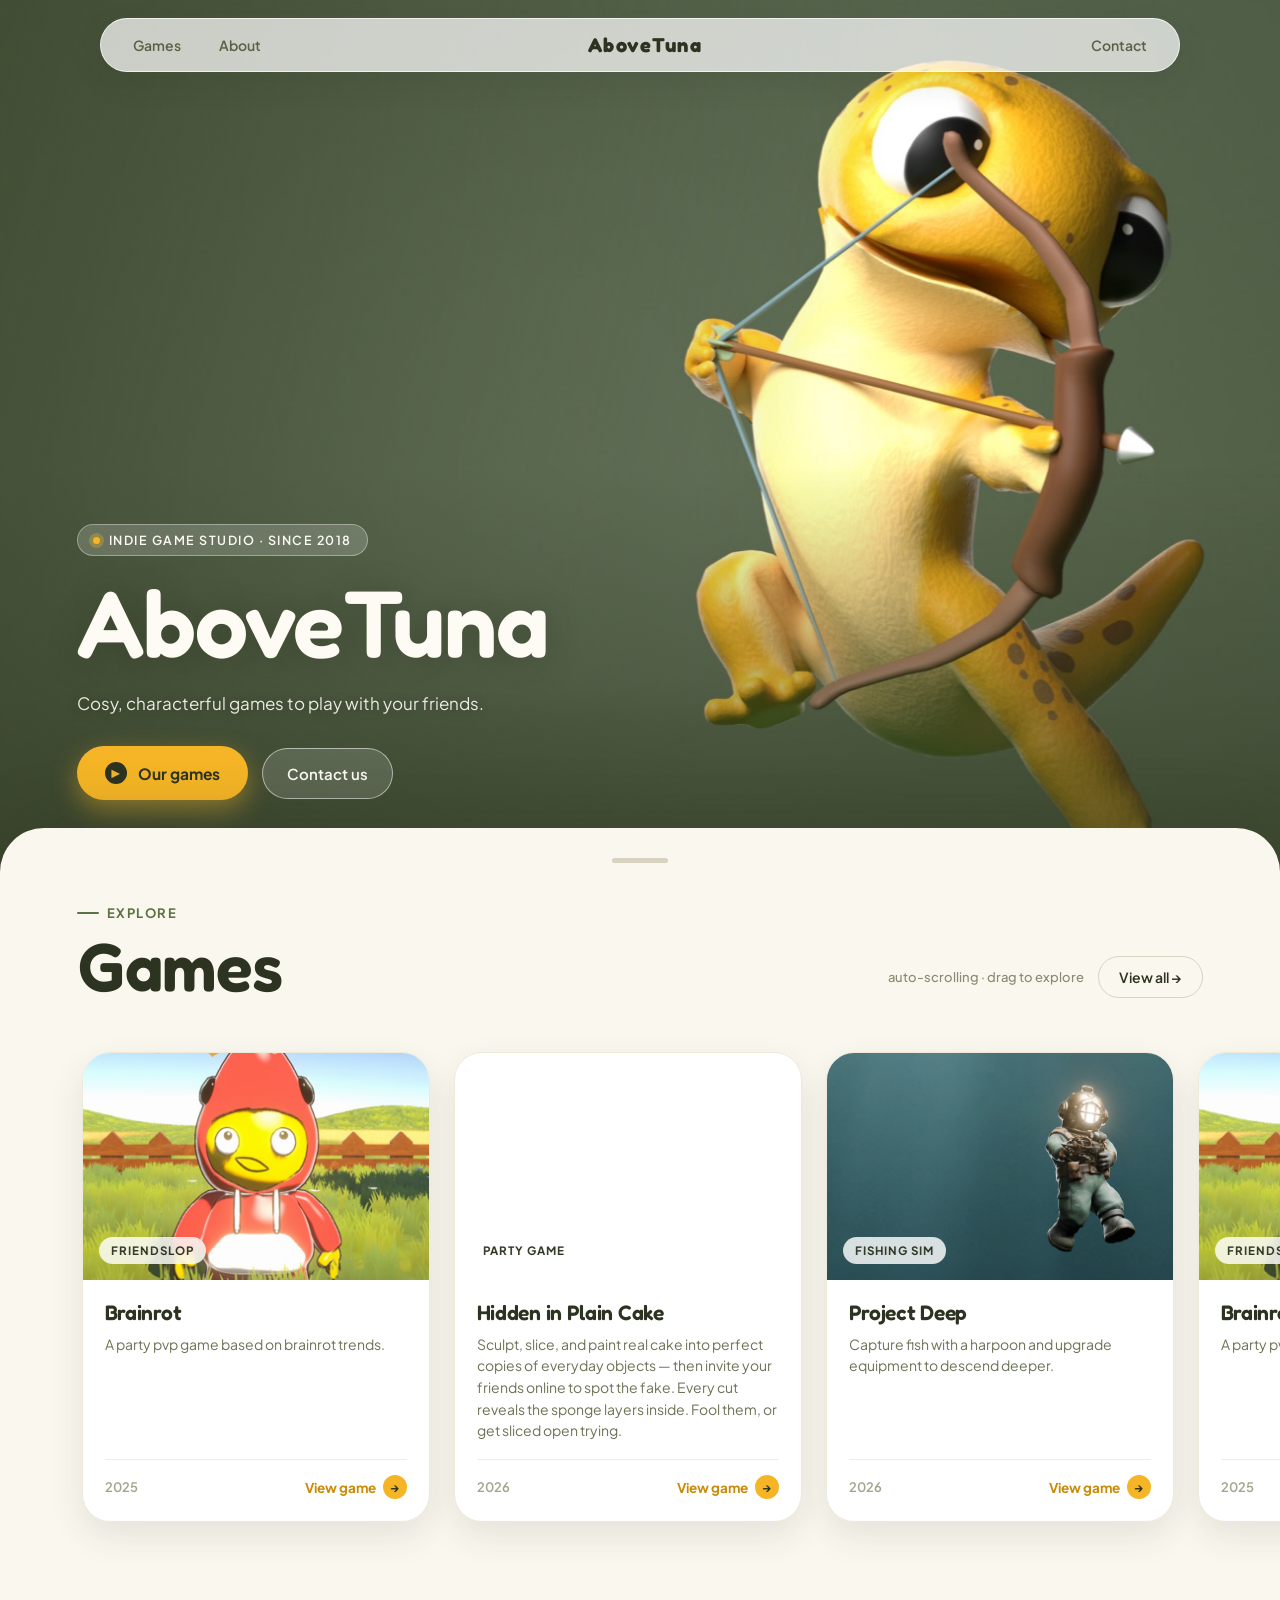
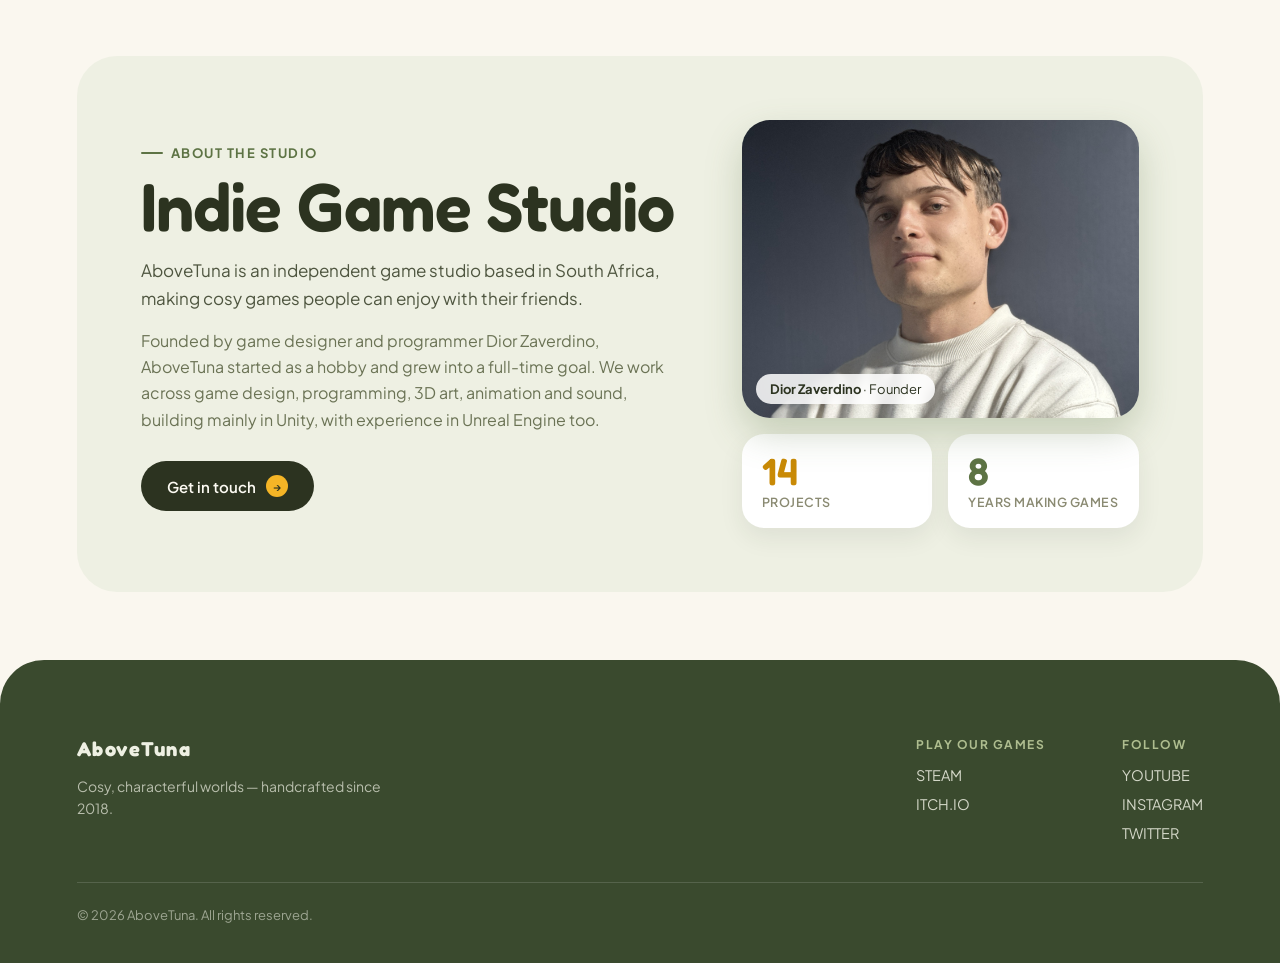
<file: index.html>
<!DOCTYPE html>
<html lang="en">

<head>
  <meta charset="utf-8">
  <meta name="viewport" content="width=device-width, initial-scale=1">
  <title>AboveTuna — Indie Game Studio</title>
  <meta name="description" content="AboveTuna is an independent game studio from South Africa, making cosy, characterful games to play with friends.">

  <link rel="preconnect" href="https://fonts.googleapis.com">
  <link rel="preconnect" href="https://fonts.gstatic.com" crossorigin>
  <link href="https://fonts.googleapis.com/css2?family=Fredoka:wght@600;700&family=Plus+Jakarta+Sans:wght@400;500;600;700&display=swap" rel="stylesheet">

  <link rel="stylesheet" href="styles.css">

</head>

<body>
  
    <div id="wp-main">

      <!-- ===== NAV BAR ===== -->
      <header id="wp-navheader">
        <div id="wp-navbar">

          <nav class="wp-nav wp-navL">
            <a href="#wp-games" class="wp-navbutton">Games</a>
            <a href="#about" class="wp-navbutton">About</a>
          </nav>

          <!-- logo -->
          <a href="#" id="wp-logo">
            <span class="wp-logomark">

            </span>
            <span class="wp-wordmark">AboveTuna</span>
          </a>
           
          <nav class="wp-nav wp-navR">
            <a href="pages/contactpage.html" class="wp-navbutton">Contact</a>
          </nav>

        </div>
      </header>

      <!-- ===== HERO ===== -->
      <section id="wp-hero">

        <!-- Background -->
        <div id="wp-hero-bg"></div>

        <!-- left + bottom legibility scrim -->
        <div class="wp-hero-scrim"></div>
        <div class="wp-hero-scrim-btm"></div>

        <!-- Bottom Left text (H2 + H1 + p + 2 buttons)-->
        <div id="wp-hero-text">
          <div class="wp-herotext1 wp-hero-textin">
            <span id="wp-herodot"></span>
            INDIE GAME STUDIO · SINCE 2018
          </div>
          <h1 class="wp-hero-textin">
            AboveTuna
          </h1>
          <p class="wp-hero-textin">
            Cosy, characterful games to play with your friends.
          </p>
          <div class="wp-hero-buttons wp-hero-textin">
            <a href="pages/gamelibrary.html" id="wp-hero-button1">
              <span class="wp-ico wp-ico--22 wp-ico--dark">▶</span>
              Our games
            </a>
            <a href="pages/contactpage.html" id="wp-hero-button2">
              Contact us
            </a>
          </div>
        </div>

        <!-- scroll prompt 
        <div id="wp-hero-scrollprompt">
          SCROLL
          <span class="wp-ico wp-ico--26 wp-ico--ring">↓</span>
        </div> -->
      </section>

      <!-- ===== GAMES ===== -->
      <section id="wp-games">

        <div id="wp-games-bar"></div>

        <!-- heading row -->
        <div class="wp-reveal wp-games-head">
          <div>
            <div class="wp-eyebrow">
              <span class="wp-eyebrow-dash"></span>
              EXPLORE
            </div>
            <h2>Games</h2>
          </div>
          <div class="wp-games-head-right">
            <span class="wp-games-meta">auto-scrolling · drag to explore</span>
            <a href="pages/gamelibrary.html" class="wp-btn-outline">View all →</a>
          </div>
        </div>

        <!-- side-scroll cards (auto-scroll + loop + drag) -->
        <div class="wp-scroll wp-games-scroller wp-reveal">
          <div class="wp-games-scroller-inner">

          <template class="wp-card-template">
            <a href="" class="wp-card-link wp-card">
              <!-- card key art -->
              <div class="wp-card-art">
                <span class="wp-card-tag">Game Tag</span>
              </div>
              <!-- card body -->
              <div class="wp-card-body">
                <div class="wp-heading wp-card-title">Title</div>
                <p class="wp-card-desc">Description</p>
                <div class="wp-card-foot">
                  <span class="wp-card-year">Year</span>
                  <span class="wp-card-cta">View game
                    <span class="wp-ico wp-ico--24 wp-ico--yellow">→</span>
                  </span>
                </div>
              </div>
            </a>
          </template>

          </div>
        </div>

        <!-- ===== ABOUT ===== -->
        <div id="about" class="wp-reveal wp-about-wrap">
          <div id="wp-about-grid">
            <div>
              <div class="wp-eyebrow">
                <span class="wp-eyebrow-dash"></span>ABOUT THE STUDIO
              </div>
              <h2 class="wp-heading wp-about-title">
                Indie Game Studio
              </h2>
              <p class="wp-about-lead">
                AboveTuna is an independent game studio based in South Africa,
                making cosy games people can enjoy with their friends.
              </p>
              <p class="wp-about-text">
                Founded by game designer and programmer Dior Zaverdino, AboveTuna
                started as a hobby and grew into a full-time goal. We work across game
                design, programming, 3D art, animation and sound, building mainly in
                Unity, with experience in Unreal Engine too.
              </p>
              <a href="pages/contactpage.html" class="wp-btn wp-btn--dark wp-cta-about">Get in touch
                <span class="wp-ico wp-ico--22 wp-ico--yellow">→</span>
              </a>
            </div>
            <div class="wp-about-col">
              <div id="wp-about-photo">
                <span class="wp-founder-tag"><strong>Dior Zaverdino</strong> · Founder</span>
              </div>
              <div class="wp-stat-row">
                <div class="wp-stat">
                  <div class="wp-heading wp-stat-num wp-stat-num--amber">14</div>
                  <div class="wp-stat-label">PROJECTS</div>
                </div>
                <div class="wp-stat">
                  <div class="wp-heading wp-stat-num wp-stat-num--green">8</div>
                  <div class="wp-stat-label">YEARS MAKING GAMES</div>
                </div>
              </div>
            </div>
          </div>
        </div>
      </section>

      <!-- ===== FOOTER ===== -->
      <footer class="wp-footer">
        <div class="wp-reveal wp-footer-top">
          <div class="wp-footer-brand">
            <div class="wp-footer-logo">
              <span class="wp-wordmark">AboveTuna</span>
            </div>
            <p class="wp-footer-tag">Cosy, characterful
              worlds — handcrafted since 2018.</p>
          </div>
          <div class="wp-footer-cols">
            <div class="wp-footer-col">
              <span class="wp-footer-coltitle">PLAY OUR GAMES</span>
              <a href="https://store.steampowered.com/search/?developer=AboveTuna" class="wp-footer-link">STEAM</a>
              <a href="https://abovetuna.itch.io/" class="wp-footer-link">ITCH.IO</a>
            </div>
            <div class="wp-footer-col">
              <span class="wp-footer-coltitle">FOLLOW</span>
              <a href="https://www.youtube.com/@abovetuna" class="wp-footer-link">YOUTUBE</a>
              <a href="https://www.instagram.com/abovetuna/" class="wp-footer-link">INSTAGRAM</a>
              <a href="https://twitter.com/abovetuna1" class="wp-footer-link">TWITTER</a>
            </div>
          </div>
        </div>
        <div class="wp-footer-bottom">
          <span>© 2026 AboveTuna. All rights reserved.</span>
        </div>
      </footer>

    </div>

    <script src="scripts/data.js"></script>
    <script src="scripts/home.js"></script>

</body>

</html>
</file>
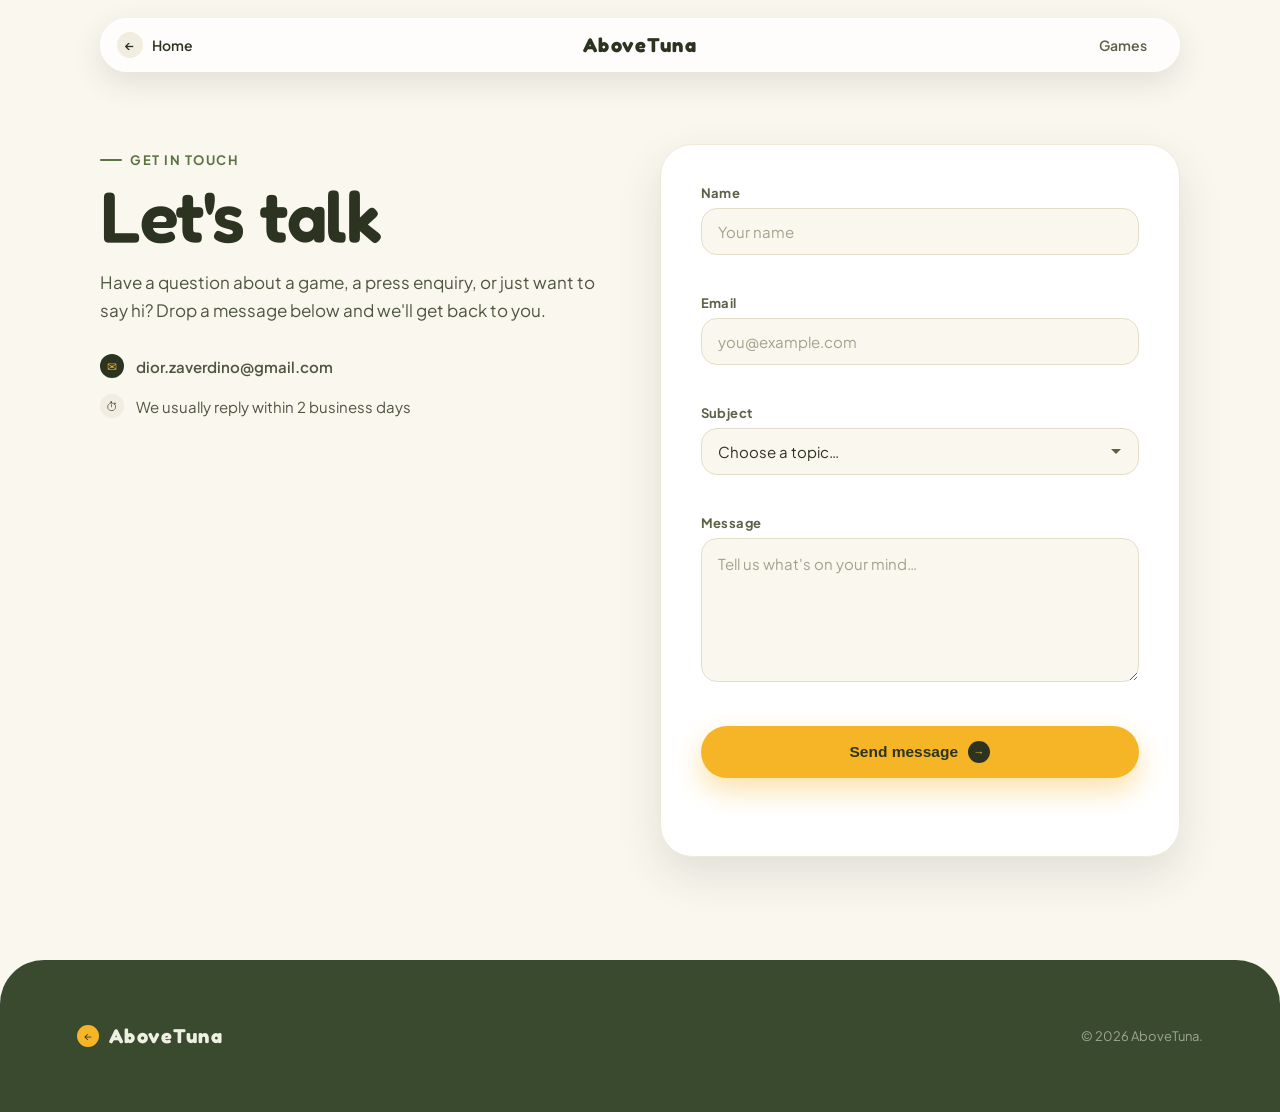
<file: pages/contactpage.html>
<!DOCTYPE html>
<html lang="en">

<head>
  <meta charset="utf-8">
  <meta name="viewport" content="width=device-width, initial-scale=1">
  <title>Contact — AboveTuna</title>
  <meta name="description" content="AboveTuna is an independent game studio from South Africa, making cosy, characterful games to play with friends.">

  <link rel="preconnect" href="https://fonts.googleapis.com">
  <link rel="preconnect" href="https://fonts.gstatic.com" crossorigin>
  <link href="https://fonts.googleapis.com/css2?family=Fredoka:wght@600;700&family=Plus+Jakarta+Sans:wght@400;500;600;700&display=swap" rel="stylesheet">

  <link rel="stylesheet" href="../styles.css">
</head>

<body>

  <div class="wp-main">

    <!-- nav -->
    <header id="wp-navheader">
      <div id="wp-navbar">
        <a href="../index.html" class="wp-navlink-back wp-navL">
          <span class="wp-ico wp-ico--26 wp-ico--light">←</span>
          Home
        </a>
        <a href="../index.html" id="wp-logo">
          <span class="wp-wordmark">AboveTuna</span>
        </a>
        <nav class="wp-nav wp-navR">
          <a href="gamelibrary.html" class="wp-navbutton">Games</a>
        </nav>
      </div>
    </header>

    <!-- contact form -->
    <section class="wp-contact">
      <div class="wp-contact-grid">

        <!-- intro column -->
        <div class="wp-contact-intro">
          <span class="wp-eyebrow"><span class="wp-eyebrow-dash"></span>GET IN TOUCH</span>
          <h1 class="wp-heading wp-contact-title">Let's talk</h1>
          <p class="wp-contact-lead">
            Have a question about a game, a press enquiry, or just want to say hi?
            Drop a message below and we'll get back to you.
          </p>

          <ul class="wp-contact-points">
            <li class="wp-contact-point">
              <span class="wp-ico wp-ico--24 wp-ico--dark">✉</span>
              <a href="mailto:dior.zaverdino@gmail.com">dior.zaverdino@gmail.com</a>
            </li>
            <li class="wp-contact-point">
              <span class="wp-ico wp-ico--24 wp-ico--light">⏱</span>
              <span>We usually reply within 2 business days</span>
            </li>
          </ul>
        </div>

        <!-- form column -->
        <form class="wp-contact-card" id="wp-contact-form" novalidate>
          <div class="wp-field">
            <label class="wp-label" for="wp-name">Name</label>
            <input class="wp-input" id="wp-name" name="name" type="text" placeholder="Your name"
              autocomplete="name" required>
            <span class="wp-error" data-error-for="name"></span>
          </div>

          <div class="wp-field">
            <label class="wp-label" for="wp-email">Email</label>
            <input class="wp-input" id="wp-email" name="email" type="email" placeholder="you@example.com"
              autocomplete="email" required>
            <span class="wp-error" data-error-for="email"></span>
          </div>

          <div class="wp-field">
            <label class="wp-label" for="wp-subject">Subject</label>
            <select class="wp-input" id="wp-subject" name="subject" required>
              <option value="" disabled selected>Choose a topic…</option>
              <option value="general">General question</option>
              <option value="press">Press / media</option>
              <option value="support">Game support</option>
              <option value="business">Business / partnership</option>
            </select>
            <span class="wp-error" data-error-for="subject"></span>
          </div>

          <div class="wp-field">
            <label class="wp-label" for="wp-message">Message</label>
            <textarea class="wp-input wp-textarea" id="wp-message" name="message" rows="5"
              placeholder="Tell us what's on your mind…" required></textarea>
            <span class="wp-error" data-error-for="message"></span>
          </div>

          <button class="wp-btn wp-btn--yellow wp-contact-submit" type="submit">
            Send message
            <span class="wp-ico wp-ico--22 wp-ico--dark">→</span>
          </button>

          <p class="wp-contact-status" id="wp-contact-status" role="status" aria-live="polite"></p>
        </form>

      </div>
    </section>


    <!-- footer -->
    <footer class="wp-game-footer">
      <a href="../index.html" class="wp-game-footer-back">
        <span class="wp-ico wp-ico--22 wp-ico--yellow">←</span>
        <span class="wp-wordmark">AboveTuna</span>
      </a>
      <span class="wp-game-copyright">© 2026 AboveTuna.</span>
    </footer>

  </div>

  <script src="../scripts/contact.js"></script>

</body>

</html>
</file>
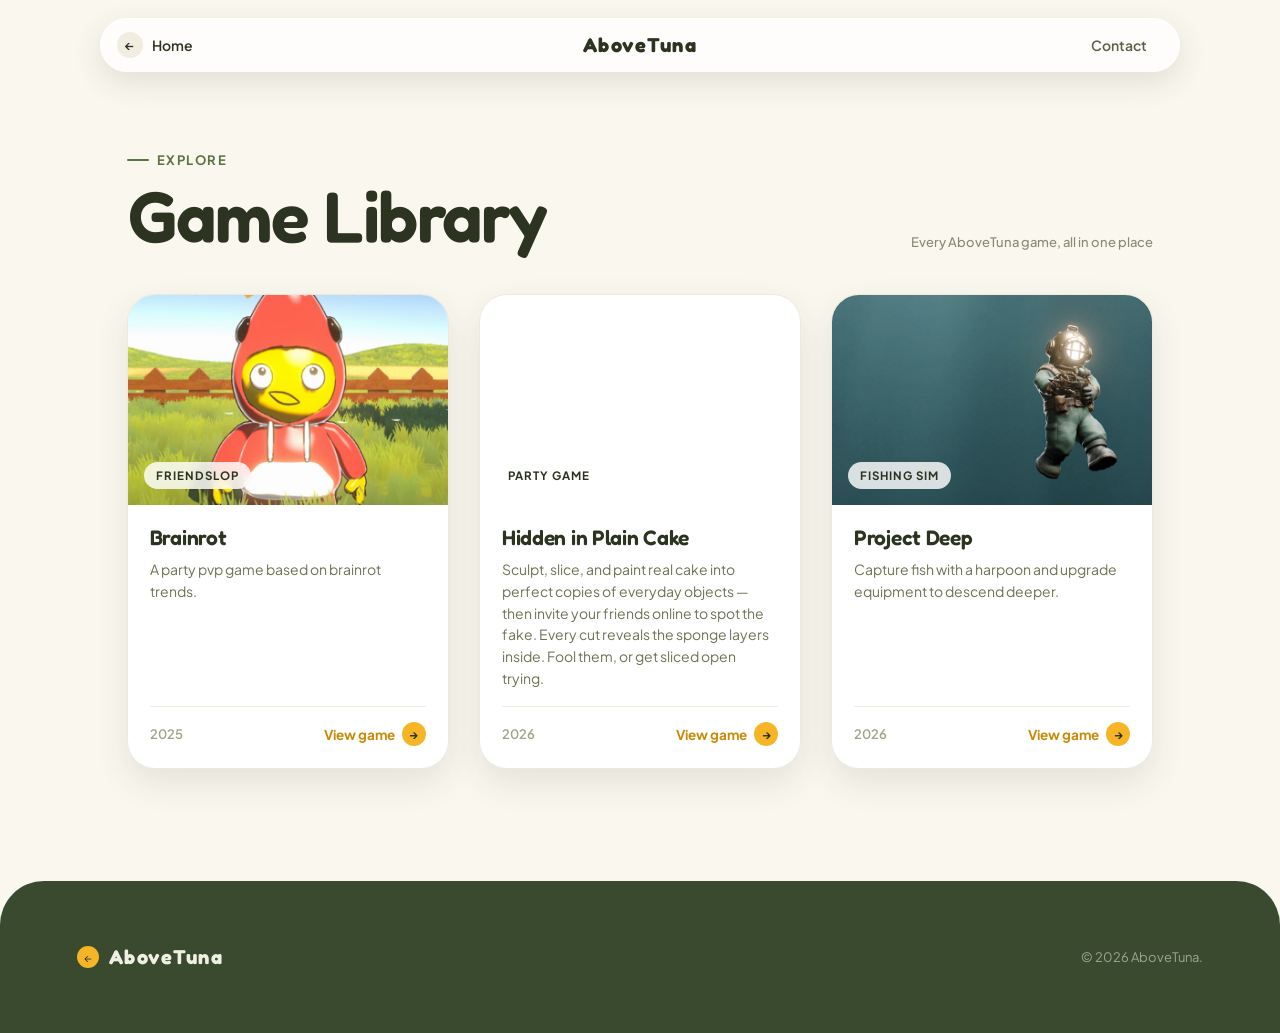
<file: pages/gamelibrary.html>
<!DOCTYPE html>
<html lang="en">

<head>
  <meta charset="utf-8">
  <meta name="viewport" content="width=device-width, initial-scale=1">
  <title>Game Library — AboveTuna</title>
  <meta name="description" content="AboveTuna is an independent game studio from South Africa, making cosy, characterful games to play with friends.">

  <link rel="preconnect" href="https://fonts.googleapis.com">
  <link rel="preconnect" href="https://fonts.gstatic.com" crossorigin>
  <link href="https://fonts.googleapis.com/css2?family=Fredoka:wght@600;700&family=Plus+Jakarta+Sans:wght@400;500;600;700&display=swap" rel="stylesheet">

  <link rel="stylesheet" href="../styles.css">
</head>

<body>

  <div class="wp-main">

    <!-- nav -->
    <header id="wp-navheader">
      <div id="wp-navbar">
        <a href="../index.html" class="wp-navlink-back wp-navL">
          <span class="wp-ico wp-ico--26 wp-ico--light">←</span>
          Home
        </a>
        <a href="../index.html" id="wp-logo">
          <span class="wp-wordmark">AboveTuna</span>
        </a>
        <nav class="wp-nav wp-navR">
          <a href="contactpage.html" class="wp-navbutton">Contact</a>
        </nav>
      </div>
    </header>

    <!-- game library -->
    <section class="wp-library">

      <!-- heading row -->
      <div class="wp-library-head">
        <div>
          <div class="wp-eyebrow">
            <span class="wp-eyebrow-dash"></span>
            EXPLORE
          </div>
          <h1 class="wp-heading wp-library-title">Game Library</h1>
        </div>
        <span class="wp-games-meta">Every AboveTuna game, all in one place</span>
      </div>

      <!-- card template (same structure as the home page) -->
      <template class="wp-card-template">
        <a href="" class="wp-card-link wp-card">
          <!-- card key art -->
          <div class="wp-card-art">
            <span class="wp-card-tag">Game Tag</span>
          </div>
          <!-- card body -->
          <div class="wp-card-body">
            <div class="wp-heading wp-card-title">Title</div>
            <p class="wp-card-desc">Description</p>
            <div class="wp-card-foot">
              <span class="wp-card-year">Year</span>
              <span class="wp-card-cta">View game
                <span class="wp-ico wp-ico--24 wp-ico--yellow">→</span>
              </span>
            </div>
          </div>
        </a>
      </template>

      <!-- vertical grid of game cards (populated by library.js) -->
      <div class="wp-library-grid"></div>

    </section>

    <!-- footer -->
    <footer class="wp-game-footer">
      <a href="../index.html" class="wp-game-footer-back">
        <span class="wp-ico wp-ico--22 wp-ico--yellow">←</span>
        <span class="wp-wordmark">AboveTuna</span>
      </a>
      <span class="wp-game-copyright">© 2026 AboveTuna.</span>
    </footer>

  </div>

  <script src="../scripts/data.js"></script>
  <script src="../scripts/library.js"></script>

</body>

</html>
</file>
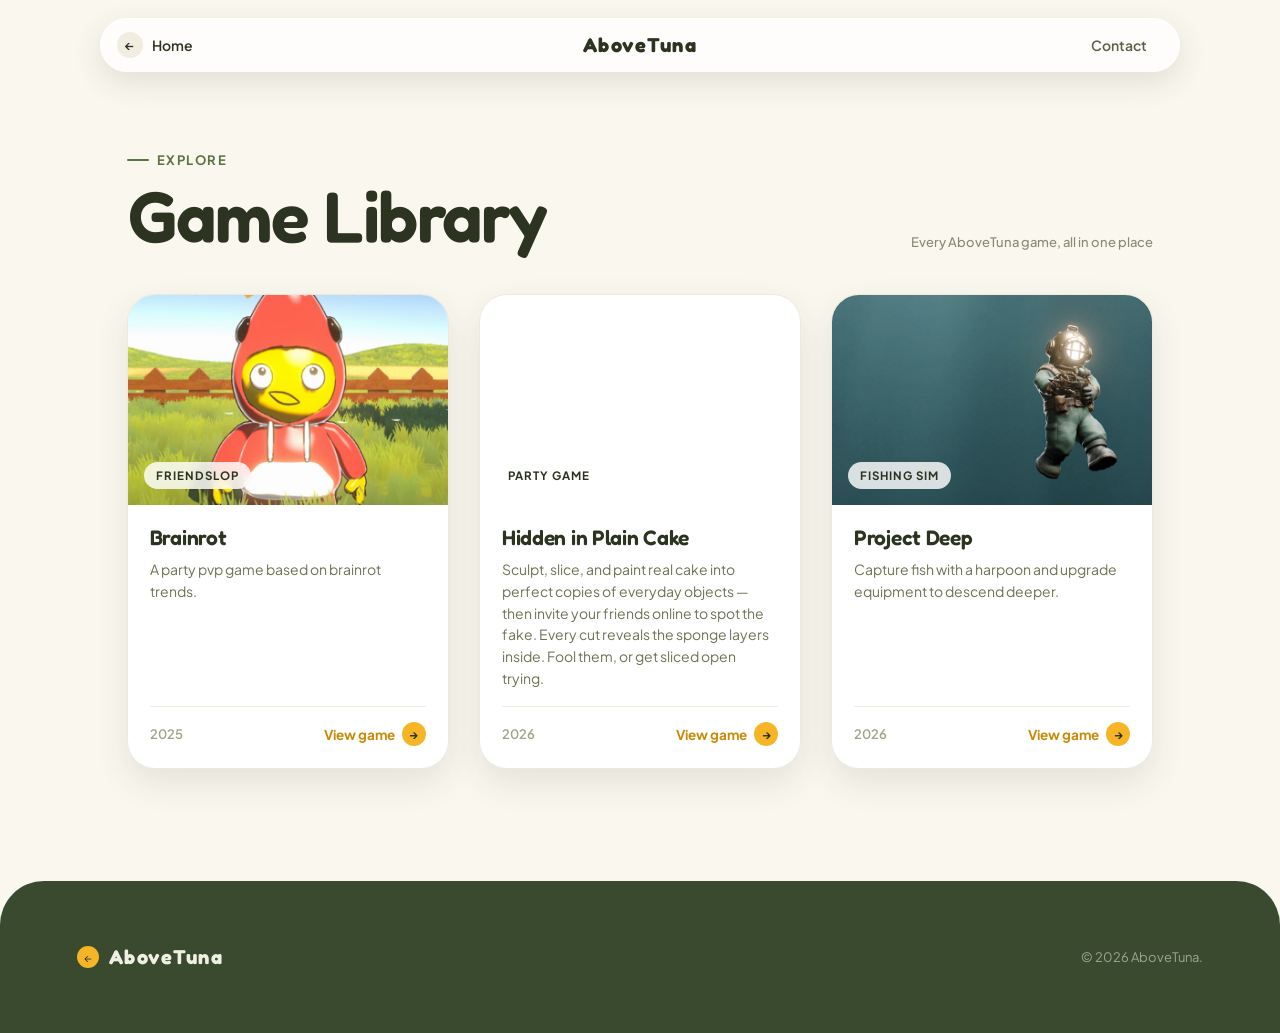
<file: pages/pagegame.html>
<!DOCTYPE html>
<html lang="en">

<head>
  <meta charset="utf-8">
  <meta name="viewport" content="width=device-width, initial-scale=1">
  <title>Game — AboveTuna</title>
  <meta name="description" content="AboveTuna is an independent game studio from South Africa, making cosy, characterful games to play with friends.">

  <link rel="preconnect" href="https://fonts.googleapis.com">
  <link rel="preconnect" href="https://fonts.gstatic.com" crossorigin>
  <link href="https://fonts.googleapis.com/css2?family=Fredoka:wght@600;700&family=Plus+Jakarta+Sans:wght@400;500;600;700&display=swap" rel="stylesheet">

  <link rel="stylesheet" href="../styles.css">
</head>

<body>

  <div class="wp-main">

    <!-- nav -->
    <header id="wp-navheader">
      <div id="wp-navbar">
        <a href="gamelibrary.html" class="wp-navlink-back wp-navL">
          <span class="wp-ico wp-ico--26 wp-ico--light">←</span>
          All games
        </a>
        <a href="../index.html" id="wp-logo">
          <span class="wp-wordmark">AboveTuna</span>
        </a>
        <nav class="wp-nav wp-navR">
          <a href="contactpage.html" class="wp-navbutton">Contact</a>
        </nav>
      </div>
    </header>

    <!-- hero -->
    <section class="wp-game-hero">
      <!-- parallax background layer (art applied by pagegame.js) -->
      <div id="wp-game-hero-bg"></div>
      <!-- bottom scrim keeps the title readable over light key art -->
      <div class="wp-game-hero-scrim"></div>
      <div class="wp-game-hero-inner">
        <div class="wp-hero-in wp-delay-1 wp-game-badge">
          tag · year</div>
        <h1 class="wp-hero-in wp-delay-2 wp-heading wp-game-title">
          title</h1>
        <div class="wp-hero-in wp-delay-3 wp-game-actions">
          <a href="#" class="wp-btn wp-btn--dark wp-cta-wishlist">★
            Wishlist now</a>
          <a href="#wp-trailer" class="wp-btn wp-btn--glass wp-cta-trailer">▶
            Watch trailer</a>
        </div>
      </div>
    </section>

    <!-- overview + details -->
    <section id="wp-detail-grid" class="wp-reveal">
      <div>
        <div class="wp-eyebrow">
          <span class="wp-eyebrow-dash"></span>OVERVIEW
        </div>
        <p class="wp-game-lead">
          Game Lead
        </p>
        <p class="wp-game-text">
          Details
        </p>
        <div class="wp-tags-label">TAGS</div>
        <div class="wp-tag-row">
          <!-- tag pills injected by pagegame.js -->
        </div>
      </div>

      <div class="wp-detail-card">
        <div class="wp-detail-title">
          DETAILS
        </div>
          <div class="wp-detail-row">
            <span class="wp-detail-k">Developer</span>
            <span class="wp-detail-v wp-detail-developer">AboveTuna</span>
          </div>
          <div class="wp-detail-row">
            <span class="wp-detail-k">Released</span>
            <span class="wp-detail-v wp-detail-released">—</span>
          </div>
          <div class="wp-detail-row">
            <span class="wp-detail-k">Platform</span>
            <span class="wp-detail-v wp-detail-platform">Windows</span>
          </div>
          <div class="wp-detail-row">
            <span class="wp-detail-k">Available on</span>
            <span class="wp-detail-v wp-detail-store">Itch</span>
          </div>
        <a href="https://abovetuna.itch.io/" class="wp-cta-buy">
          Play Now
        </a>
      </div>
    </section>

    <!-- trailer (HLS stream wired up by pagegame.js; hidden if the game has none) -->
    <section id="wp-trailer" class="wp-reveal wp-trailer-section">
      <div class="wp-eyebrow wp-shots-head">
        <span class="wp-eyebrow-dash"></span>TRAILER
      </div>
      <video class="wp-trailer" controls playsinline preload="none"></video>
    </section>

    <!-- screenshots -->
    <section class="wp-reveal wp-shots-section">
      <div class="wp-eyebrow wp-shots-head">
        <span class="wp-eyebrow-dash"></span>SCREENSHOTS
      </div>
      <div class="wp-scroll wp-shots-scroll">
        <div class="wp-shot"> </div>
        <div class="wp-shot"> </div>
        <div class="wp-shot"> </div>
      </div>
    </section>

    <!-- footer -->
    <footer class="wp-game-footer">
      <a href="../index.html" class="wp-game-footer-back">
        <span class="wp-ico wp-ico--22 wp-ico--yellow">←</span>
        <span class="wp-wordmark">AboveTuna</span>
      </a>
      <span class="wp-game-copyright">© 2026 AboveTuna.</span>
    </footer>

  </div>

  <script src="../scripts/data.js"></script>
  <script src="../scripts/pagegame.js"></script>

</body>

</html>
</file>
<file: styles.css>
/*---Tokens---*/
:root {
    /* shared horizontal page gutter, used across every section */
    --wp-gutter: clamp(24px, 6vw, 84px);
}


/*---Page---*/
* {
    box-sizing: border-box;
}
html, body {
    margin: 0;
    padding: 0;
}
body {
    background: #efe9da;
}

#wp-main,
.wp-main {
    position: relative;
    background: #faf7ef;
    color: #2c3320;
    font-family: 'Plus Jakarta Sans', sans-serif;
    overflow-x: hidden;
    min-height: 100vh;
}
.wp-reveal {
    opacity: 0;
    transform: translateY(30px);
    animation: wprise .85s cubic-bezier(.2, .7, .3, 1) both;
}


/*=================================================================
  Reusable components (shared by pages)
=================================================================*/

/*---wordmark---*/
.wp-wordmark {
    font-family: 'Fredoka', sans-serif;
    font-weight: 700;
    font-size: 20px;
    letter-spacing: 1.5px;
}
/* Fredoka display type for headings & big numbers */
.wp-heading {
    font-family: 'Fredoka', sans-serif;
    font-weight: 600;
}

/*---Section eyebrow label (dash + caption)---*/
.wp-eyebrow {
    display: inline-flex;
    align-items: center;
    gap: 8px;
    color: #5d7344;
    font-size: 13px;
    font-weight: 700;
    letter-spacing: 1.5px;
    margin-bottom: 14px;
}
.wp-eyebrow-dash {
    width: 22px;
    height: 2px;
    background: #5d7344;
    border-radius: 2px;
}

/*---Pill buttons---*/
.wp-btn {
    display: inline-flex;
    align-items: center;
    gap: 10px;
    text-decoration: none;
    font-weight: 600;
    border-radius: 999px;
}
.wp-btn--dark   { background: #2c3320; color: #fdfbf3; }
.wp-btn--yellow { background: #f5b526; color: #2c3320; }
.wp-btn--glass  { background: rgba(255,255,255,.85); color: #2c3320; }

/* outlined pill ("View all") */
.wp-btn-outline {
    display: inline-flex;
    align-items: center;
    text-decoration: none;
    color: #2c3320;
    font-weight: 600;
    font-size: 14px;
    border: 1.5px solid #d8d2c0;
    padding: 11px 20px;
    border-radius: 999px;
    transition: background .16s ease;
}
.wp-btn-outline:hover {
    background: #f1ede1;
}

/* per-button sizing built on .wp-btn */
.wp-cta-about    { padding: 14px 26px; font-size: 15px; transition: transform .18s ease; }
.wp-cta-about:hover { transform: translateY(-3px); }
.wp-cta-wishlist { padding: 16px 28px; font-weight: 700; font-size: 15.5px; box-shadow: 0 12px 28px rgba(44,51,32,.3); }
.wp-cta-trailer  { gap: 9px; padding: 15px 24px; font-size: 15px; }
/* full-width buy button keeps its own block layout */
.wp-cta-buy {
    display: flex;
    align-items: center;
    justify-content: center;
    gap: 9px;
    text-decoration: none;
    background: #f5b526;
    color: #2c3320;
    padding: 15px;
    margin-top: 22px;
    font-weight: 700;
    font-size: 15px;
    border-radius: 999px;
    box-shadow: 0 10px 24px rgba(245,181,38,.4);
}

/*---Small round icon badge (arrows / play glyphs)---*/
.wp-ico {
    display: inline-flex;
    align-items: center;
    justify-content: center;
    border-radius: 50%;
}
.wp-ico--yellow { background: #f5b526; color: #2c3320; }
.wp-ico--dark   { background: #2c3320; color: #f5b526; }
.wp-ico--light  { background: #f1ede1; }
.wp-ico--ring   { border: 1.5px solid rgba(253,251,243,.7); }
.wp-ico--22 { width: 22px; height: 22px; font-size: 11px; }
.wp-ico--24 { width: 24px; height: 24px; font-size: 12px; }
.wp-ico--26 { width: 26px; height: 26px; font-size: 13px; }


/*=================================================================
  Hero (home page)
=================================================================*/

#wp-hero {
    position: sticky;
    top: 0;
    height: 100vh;
    min-height: 620px;
    overflow: hidden;
    z-index: 1;
    display: flex;
    flex-direction: column;
    justify-content: flex-end;
}

#wp-hero-bg {
    position: absolute;
    inset: -5% -5% -5% -5%;
    background-image: url('assets/hero-archer.jpg');
    background-size: cover;
    background-position: 72% center;
    will-change: transform;
    transform: scale(1.06);
}

/* legibility scrims */
.wp-hero-scrim {
    position: absolute;
    inset: 0;
    background: linear-gradient(105deg, rgba(60,71,44,.62) 0%, rgba(60,71,44,.28) 34%, rgba(60,71,44,0) 60%);
}
.wp-hero-scrim-btm {
    position: absolute;
    left: 0;
    right: 0;
    bottom: 0;
    height: 48%;
    background: linear-gradient(to top, rgba(52,62,38,.66), rgba(52,62,38,0));
}

#wp-hero-text {
    position: relative;
    z-index: 2;
    padding: 0 var(--wp-gutter) clamp(100px, 9vh, 110px);
    max-width: 760px;
    will-change: transform, opacity;
}
.wp-hero-textin {
    animation: wprise .85s cubic-bezier(.2, .7, .3, 1) both;
    animation-delay: .25s;
}
.wp-herotext1 {
    display: inline-flex;
    align-items: center;
    gap: 9px;
    background: rgba(255,255,255,.18);
    border: 1px solid rgba(255,255,255,.35);
    backdrop-filter: blur(6px);
    -webkit-backdrop-filter: blur(6px);
    color: #fdfbf3;
    font-size: 12.5px;
    font-weight: 600;
    letter-spacing: 1.5px;
    padding: 7px 15px;
    border-radius: 999px;
    margin-bottom: 22px;
}
#wp-herodot {
    width: 7px;
    height: 7px;
    border-radius: 50%;
    background: #f5b526;
    box-shadow: 0 0 0 4px rgba(245,181,38,.3);
}
#wp-hero h1 {
    animation-delay: .4s;
    font-family: 'Fredoka', sans-serif;
    font-weight: 600;
    font-size: clamp(48px, 7.4vw, 102px);
    line-height: .95;
    margin: 0 0 22px;
    color: #fdfbf3;
    text-shadow: 0 2px 30px rgba(40,48,28,.35);
    letter-spacing: -1px;
}
#wp-hero p {
    animation-delay: .55s;
    margin: 0 0 30px;
    max-width: 440px;
    font-size: 17px;
    line-height: 1.55;
    color: rgba(253,251,243,.9);
    text-shadow: 0 1px 12px rgba(40,48,28,.4);
}

.wp-hero-buttons {
    display: flex;
    align-items: center;
    gap: 14px;
    flex-wrap: wrap;
    animation-delay: .7s;
}
#wp-hero-button1 {
    display: inline-flex;
    align-items: center;
    gap: 11px;
    background: #f5b526;
    color: #2c3320;
    text-decoration: none;
    padding: 16px 28px;
    font-weight: 700;
    font-size: 15.5px;
    border-radius: 999px;
    box-shadow: 0 10px 26px rgba(245,181,38,.45);
    transition: transform .18s ease, box-shadow .18s ease;
}
#wp-hero-button1:hover {
    transform: translateY(-3px);
    box-shadow: 0 16px 34px rgba(245,181,38,.55);
}
#wp-hero-button1::selection {
    color: #2c3320;
    border-radius: 999px;
    background: #f5b526;
}
#wp-hero-button2 {
    display: inline-flex;
    align-items: center;
    gap: 9px;
    background: rgba(255,255,255,.14);
    border: 1.5px solid rgba(255,255,255,.55);
    color: #fdfbf3;
    text-decoration: none;
    padding: 15px 24px;
    font-weight: 600;
    font-size: 15px;
    border-radius: 999px;
    backdrop-filter: blur(6px);
    -webkit-backdrop-filter: blur(6px);
    transition: background .18s ease;
}
#wp-hero-button2:hover {
    background: rgba(255,255,255,.26);
}
#wp-hero-button2::selection {
    color: #fdfbf3;
    border-radius: 999px;
    background: rgba(255,255,255,.55);
}

#wp-hero-scrollprompt {
    position: absolute;
    bottom: 36px;
    left: 50%;
    transform: translateX(-50%);
    display: flex;
    flex-direction: column;
    align-items: center;
    gap: 6px;
    color: rgba(253,251,243,.85);
    font-size: 11px;
    font-weight: 600;
    letter-spacing: 2px;
    animation: wpbob 1.9s ease-in-out infinite;
}


/*=================================================================
  Header capsule / nav (shared by both pages)
=================================================================*/
#wp-navheader {
    position: fixed;
    top: 18px;
    left: 50%;
    transform: translateX(-50%);
    z-index: 40;
    width: min(1080px, calc(100% - 28px));
    animation: wpdrop .7s cubic-bezier(.2,.7,.3,1) .15s both;
}
#wp-navbar {
    display: grid;
    grid-template-columns: 1fr auto 1fr;
    align-items: center;
    gap: 16px;
    background: rgba(255,255,255,.72);
    backdrop-filter: blur(14px);
    -webkit-backdrop-filter: blur(14px);
    border: 1px solid rgba(255,255,255,.7);
    border-radius: 28px;
    padding: 9px 16px;
    box-shadow: 0 10px 30px rgba(44,51,32,.12);
}
#wp-logo {
    display: flex;
    align-items: center;
    gap: 10px;
    justify-self: center;
    text-decoration: none;
    color: #2c3320;
}
.wp-nav{
    display: flex;
    align-items: center;
    gap: 6px;
}
.wp-navL {
    justify-self: start;
}
.wp-navR {
    justify-self: end;
}
.wp-navbutton {
    text-decoration: none;
    color: #5b6147;
    font-size: 14px;
    font-weight: 600;
    padding: 8px 16px;
    border-radius: 999px;
}
.wp-navbutton:hover {
    background: #f1ede1;
    color: #2c3320;
}
.wp-navbutton::selection {
    color: #2c3320;
    border-radius: 999px;
    background: #f5b526;
}
/* game-page nav: "All games" back link */
.wp-navlink-back {
    display: inline-flex;
    align-items: center;
    gap: 9px;
    text-decoration: none;
    color: #2c3320;
    font-size: 14px;
    font-weight: 600;
}


/*=================================================================
  Games section + cards (home page)
=================================================================*/
/*---Horizontal scroller (games + screenshots)---*/
.wp-scroll {
    display: flex;
    overflow-x: auto;
}
.wp-scroll::-webkit-scrollbar {
    height: 0;
}
.wp-games-scroller {
    gap: 24px;
    padding: 16px var(--wp-gutter) 28px;
    cursor: grab;
    user-select: none;
}
.wp-games-scroller-inner {
    display: flex;
    gap: 24px;
    padding: 16px var(--wp-gutter) 28px;
    cursor: grab;
    user-select: none;
    -webkit-user-drag: none;
}
/* while actively dragging the row, show the grabbing cursor */
.wp-games-scroller-inner.is-grabbing {
    cursor: grabbing;
}

#wp-games {
    position: relative;
    z-index: 2;
    margin-top: -8vh;
    background: #faf7ef;
    border-radius: 44px 44px 0 0;
    box-shadow: 0 -22px 50px rgba(44,51,32,.16);
    padding: 14px 0 96px;
}
#wp-games-bar {
    width: 56px;
    height: 5px;
    background: #d8d2c0;
    border-radius: 999px;
    margin: 16px auto 0;
}
#wp-games h2 {
    font-family: 'Fredoka', sans-serif;
    font-weight: 600;
    font-size: clamp(40px, 5.5vw, 68px);
    line-height: .92;
    margin: 0;
    letter-spacing: -1px;
}

.wp-games-head {
    display: flex;
    align-items: flex-end;
    justify-content: space-between;
    gap: 20px;
    padding: 34px var(--wp-gutter) 22px;
    flex-wrap: wrap;
}
.wp-games-head-right {
    display: flex;
    align-items: center;
    gap: 14px;
}
.wp-games-meta {
    font-size: 13px;
    color: #8a8a72;
    font-weight: 500;
}

/* game card */
.wp-card {
    flex: 0 0 348px;
    text-decoration: none;
    color: #2c3320;
    background: #ffffff;
    border-radius: 28px;
    display: flex;
    flex-direction: column;
    overflow: hidden;
    box-shadow: 0 14px 34px rgba(44,51,32,.1);
    border: 1px solid #efe9da;
    transition: transform .22s cubic-bezier(.2,.7,.3,1), box-shadow .22s ease;
}
.wp-card:hover {
    transform: translateY(-7px);
    box-shadow: 0 26px 50px rgba(44,51,32,.18);
}
.wp-card-link {
    text-decoration: none;
    user-select: none;
    -webkit-user-drag: none;
}
.wp-card-art {
    position: relative;
    aspect-ratio: 16 / 10.5;

    background: rgb(68, 149, 68);
    background-size: cover;
    background-position: center center;
    background-repeat: no-repeat;

    display: flex;
    align-items: flex-end;
    padding: 16px;
    overflow: hidden;
}
.wp-card-tag {
    position: relative;
    font-size: 11.5px;
    font-weight: 700;
    letter-spacing: 1px;
    color: #2c3320;
    background: rgba(255,255,255,.82);
    backdrop-filter: blur(4px);
    -webkit-backdrop-filter: blur(4px);
    padding: 6px 12px;
    border-radius: 999px;
}
.wp-card-body {
    padding: 20px 22px 22px;
    display: flex;
    flex-direction: column;
    gap: 9px;
    flex: 1;
}
.wp-card-title {
    font-size: 21px;
    letter-spacing: -.3px;
}
.wp-card-desc {
    margin: 0;
    font-size: 14px;
    line-height: 1.55;
    color: #6b7355;
    flex: 1;
}
.wp-card-foot {
    display: flex;
    align-items: center;
    justify-content: space-between;
    margin-top: 8px;
    padding-top: 15px;
    border-top: 1px solid #f0ece0;
}
.wp-card-year {
    font-size: 13px;
    color: #a3a38c;
    font-weight: 600;
}
.wp-card-cta {
    display: inline-flex;
    align-items: center;
    gap: 7px;
    font-size: 13.5px;
    font-weight: 700;
    color: #c98a06;
}


/*=================================================================
  About section (home page)
=================================================================*/
.wp-about-wrap {
    margin-top: 78px;
    padding: 0 var(--wp-gutter);
}
#wp-about-grid {
    background: #eef0e3;
    border-radius: 40px;
    padding: clamp(34px, 5vw, 64px);
    display: grid;
    grid-template-columns: 1.35fr 1fr;
    gap: clamp(32px, 5vw, 64px);
    align-items: center;
}
.wp-about-title {
    font-size: clamp(34px, 4.4vw, 56px);
    line-height: 1;
    margin: 0px;
    letter-spacing: -1px;
}
.wp-about-lead {
    margin: 18px 0 16px;
    font-size: 17px;
    line-height: 1.65;
    color: #4f5640;
    max-width: 52ch;
}
.wp-about-text {
    margin: 0 0 28px;
    font-size: 16px;
    line-height: 1.65;
    color: #6b7355;
    max-width: 52ch;
}
.wp-about-col {
    display: flex;
    flex-direction: column;
    gap: 16px;
}
#wp-about-photo {
    aspect-ratio: 4 / 3;
    border-radius: 28px;
    overflow: hidden;
    background: url('assets/aboutphoto.jpg') no-repeat center center;
    background-size: cover;
    display: flex;
    align-items: center;
    justify-content: center;
    position: relative;
    box-shadow: 0 16px 36px rgba(95,118,72,.28);
}
/* founder caption pinned to the photo's bottom-left (same pill as .wp-card-tag) */
.wp-founder-tag {
    position: absolute;
    left: 14px;
    bottom: 14px;
    font-size: 13px;
    color: #2c3320;
    background: rgba(255,255,255,.85);
    backdrop-filter: blur(4px);
    -webkit-backdrop-filter: blur(4px);
    padding: 7px 14px;
    border-radius: 999px;
}
.wp-stat-row {
    display: flex;
    gap: 16px;
}
.wp-stat {
    flex: 1;
    background: #fff;
    border-radius: 22px;
    padding: 18px 20px;
    box-shadow: 0 10px 24px rgba(44,51,32,.08);
}
.wp-stat-num {
    font-size: 38px;
    line-height: 1;
}
.wp-stat-num--amber { color: #c98a06; }
.wp-stat-num--green { color: #5d7344; }
.wp-stat-label {
    font-size: 12.5px;
    font-weight: 600;
    color: #8a8a72;
    margin-top: 4px;
    letter-spacing: .5px;
}


/*=================================================================
  Footer (home page)
=================================================================*/
.wp-footer {
    position: relative;
    z-index: 2;
    background: #3a4a2e;
    color: #eef0e3;
    border-radius: 44px 44px 0 0;
    margin-top: -28px;
    padding: clamp(48px, 6vw, 80px) var(--wp-gutter) 40px;
}
.wp-footer-top {
    display: flex;
    align-items: flex-start;
    justify-content: space-between;
    gap: 32px;
    flex-wrap: wrap;
    padding-bottom: 40px;
    border-bottom: 1px solid rgba(255,255,255,.14);
}
.wp-footer-brand {
    max-width: 320px;
}
.wp-footer-logo {
    display: flex;
    align-items: center;
    gap: 10px;
    margin-bottom: 14px;
}
.wp-footer-tag {
    margin: 0;
    font-size: 14px;
    line-height: 1.6;
    color: rgba(238,240,227,.7);
}
.wp-footer-cols {
    display: flex;
    gap: clamp(36px, 6vw, 80px);
    flex-wrap: wrap;
}
.wp-footer-col {
    display: flex;
    flex-direction: column;
    gap: 11px;
}
.wp-footer-coltitle {
    font-size: 12px;
    font-weight: 700;
    letter-spacing: 1.5px;
    color: #aebd8f;
    margin-bottom: 3px;
}
.wp-footer-link {
    text-decoration: none;
    color: rgba(238,240,227,.85);
    font-size: 14.5px;
}
.wp-footer-bottom {
    display: flex;
    align-items: center;
    justify-content: space-between;
    gap: 16px;
    flex-wrap: wrap;
    padding-top: 24px;
    font-size: 13px;
    color: rgba(238,240,227,.55);
}
.wp-footer-legal {
    display: flex;
    gap: 22px;
}
.wp-footer-legal a {
    color: rgba(238,240,227,.55);
    text-decoration: none;
}
.wp-footer-link:hover,
.wp-footer-legal a:hover {
    color: #f5b526;
}


/*=================================================================
  Game detail page (pagegame.html)
=================================================================*/

/* entrance animation for hero items */
.wp-hero-in {
    animation: wprise .85s cubic-bezier(.2, .7, .3, 1) both;
}
.wp-delay-1 { animation-delay: .25s; }
.wp-delay-2 { animation-delay: .4s; }
.wp-delay-3 { animation-delay: .55s; }

/* hero */
.wp-game-hero {
    position: relative;
    height: 74vh;
    min-height: 460px;
    overflow: hidden;
    display: flex;
    flex-direction: column;
    justify-content: flex-end;
    background: #2c3320;
}
/* parallax background layer — translated on scroll by pagegame.js.
   Mirrors #wp-hero-bg: oversized + scaled so the translate never reveals edges */
#wp-game-hero-bg {
    position: absolute;
    inset: -5% -5% -5% -5%;
    background-size: cover;
    background-position: center;
    background-repeat: no-repeat;
    will-change: transform;
    transform: scale(1.06);
}
.wp-game-hero-scrim {
    position: absolute;
    pointer-events: none;
    left: 0;
    right: 0;
    bottom: 0;
    height: 70%;
    background: linear-gradient(to top, rgba(0, 0, 0, 0.55), rgba(0, 0, 0, 0));
}
.wp-game-hero-inner {
    position: relative;
    z-index: 2;
    padding: 0 var(--wp-gutter) clamp(40px, 6vh, 64px);
    max-width: 860px;
}
.wp-game-badge {
    display: inline-flex;
    align-items: center;
    gap: 9px;
    background: rgba(255,255,255,.85);
    color: #2c3320;
    font-size: 12.5px;
    font-weight: 700;
    letter-spacing: 1px;
    padding: 7px 15px;
    border-radius: 999px;
    margin-bottom: 18px;
}
.wp-game-title {
    font-size: clamp(48px, 8vw, 96px);
    line-height: .94;
    margin: 0 0 22px;
    color: #fdfbf3;
    letter-spacing: -1.5px;
    text-shadow: 0 2px 26px rgba(40,48,28,.3);
}
.wp-game-actions {
    display: flex;
    align-items: center;
    gap: 14px;
    flex-wrap: wrap;
}

/* overview + details grid */
#wp-detail-grid {
    display: grid;
    grid-template-columns: 1.7fr 1fr;
    gap: clamp(28px, 4vw, 56px);
    padding: clamp(44px, 6vw, 72px) var(--wp-gutter);
    align-items: start;
}
.wp-game-lead {
    font-size: 19px;
    line-height: 1.65;
    margin: 0 0 18px;
    max-width: 56ch;
    color: #3c4430;
}
.wp-game-text {
    font-size: 16px;
    line-height: 1.7;
    margin: 0;
    color: #6b7355;
    max-width: 56ch;
    /* desc in data.js uses \n for line breaks and \n\n between paragraphs */
    white-space: pre-line;
}
.wp-tags-label {
    margin-top: 28px;
    font-size: 12.5px;
    font-weight: 700;
    letter-spacing: 1.5px;
    color: #a3a38c;
}
.wp-tag-row {
    display: flex;
    gap: 12px;
    flex-wrap: wrap;
    margin-top: 14px;
}
.wp-tag {
    background: #eef0e3;
    color: #4f5640;
    font-size: 13.5px;
    font-weight: 600;
    padding: 10px 18px;
    border-radius: 999px;
}
.wp-detail-card {
    background: #fff;
    border-radius: 28px;
    padding: 26px 26px 28px;
    box-shadow: 0 16px 38px rgba(44,51,32,.1);
    border: 1px solid #efe9da;
}
.wp-detail-title {
    font-size: 12.5px;
    font-weight: 700;
    letter-spacing: 1.5px;
    color: #a3a38c;
    margin-bottom: 18px;
}
.wp-detail-row {
    display: flex;
    justify-content: space-between;
    gap: 12px;
    padding: 12px 0;
    border-bottom: 1px solid #f0ece0;
    font-size: 14.5px;
}
.wp-detail-k { color: #8a8a72; }
.wp-detail-v { font-weight: 700; text-align: right; }

/* trailer */
.wp-trailer-section {
    padding: 0 0 clamp(44px, 6vw, 72px);
}
.wp-trailer {
    display: block;
    width: calc(100% - 2 * var(--wp-gutter));
    max-width: 1100px;
    margin: 0 var(--wp-gutter);
    aspect-ratio: 16 / 9;
    border-radius: 24px;
    background: #2c3320;
    box-shadow: 0 14px 32px rgba(44,51,32,.12);
}

/* screenshots */
.wp-shots-section {
    padding: 8px 0 clamp(56px, 7vw, 88px);
}
.wp-shots-head {
    margin-bottom: 0;
    padding: 0 var(--wp-gutter) 18px;
}
.wp-shots-scroll {
    gap: 18px;
    padding: 0 var(--wp-gutter) 22px;
    scroll-snap-type: x mandatory;
    /* snap tiles to the page gutter, not the viewport edge */
    scroll-padding-inline: var(--wp-gutter);
}
.wp-shot {
    scroll-snap-align: start;
    flex: 0 0 min(520px, 80vw);
    aspect-ratio: 16 / 9;
    border-radius: 24px;

    background: rgb(88, 131, 88);
    background-size: cover;
    background-position: center center;
    background-repeat: no-repeat;

    position: relative;
    overflow: hidden;
    box-shadow: 0 14px 32px rgba(44,51,32,.12);
}
.wp-shot img {
    display: block;
    width: 100%;
    height: 100%;
    object-fit: cover;
}

/* footer */
.wp-game-footer {
    background: #3a4a2e;
    color: #eef0e3;
    border-radius: 44px 44px 0 0;
    padding: clamp(40px, 5vw, 64px) var(--wp-gutter);
    display: flex;
    align-items: center;
    justify-content: space-between;
    flex-wrap: wrap;
    gap: 16px;
}
.wp-game-footer-back {
    display: flex;
    align-items: center;
    gap: 10px;
    text-decoration: none;
    color: #eef0e3;
}
.wp-game-copyright {
    font-size: 13px;
    color: rgba(238,240,227,.55);
}


/*=================================================================
  Contact page (contactpage.html)
=================================================================*/
.wp-contact {
    padding: clamp(120px, 16vh, 168px) var(--wp-gutter) clamp(64px, 8vw, 104px);
}
.wp-contact-grid {
    display: grid;
    grid-template-columns: 1fr 1.05fr;
    gap: clamp(36px, 5vw, 72px);
    align-items: start;
    max-width: 1080px;
    margin: 0 auto;
}

/* intro column */
.wp-contact-title {
    font-size: clamp(40px, 5.6vw, 72px);
    line-height: .95;
    margin: 0 0 18px;
    letter-spacing: -1.5px;
}
.wp-contact-lead {
    margin: 0 0 30px;
    font-size: 17px;
    line-height: 1.65;
    color: #4f5640;
    max-width: 46ch;
}
.wp-contact-points {
    list-style: none;
    margin: 0;
    padding: 0;
    display: flex;
    flex-direction: column;
    gap: 16px;
}
.wp-contact-point {
    display: flex;
    align-items: center;
    gap: 12px;
    font-size: 15px;
    color: #4f5640;
}
.wp-contact-point a {
    color: #4f5640;
    text-decoration: none;
    font-weight: 600;
}
.wp-contact-point a:hover {
    color: #c98a06;
}

/* form card */
.wp-contact-card {
    background: #fff;
    border-radius: 32px;
    padding: clamp(26px, 3.4vw, 40px);
    box-shadow: 0 18px 44px rgba(44,51,32,.12);
    border: 1px solid #efe9da;
    display: flex;
    flex-direction: column;
    gap: 18px;
}
.wp-field {
    display: flex;
    flex-direction: column;
    gap: 7px;
}
.wp-label {
    font-size: 13px;
    font-weight: 700;
    letter-spacing: .4px;
    color: #5b6147;
}
.wp-input {
    font-family: inherit;
    font-size: 15px;
    color: #2c3320;
    background: #faf7ef;
    border: 1.5px solid #e4ddca;
    border-radius: 16px;
    padding: 13px 16px;
    width: 100%;
    transition: border-color .16s ease, box-shadow .16s ease, background .16s ease;
}
.wp-input::placeholder {
    color: #a3a38c;
}
.wp-input:focus {
    outline: none;
    background: #fff;
    border-color: #f5b526;
    box-shadow: 0 0 0 4px rgba(245,181,38,.22);
}
.wp-textarea {
    resize: vertical;
    min-height: 120px;
    line-height: 1.55;
}
select.wp-input {
    appearance: none;
    -webkit-appearance: none;
    background-image: url("data:image/svg+xml,%3Csvg xmlns='http://www.w3.org/2000/svg' width='12' height='8' viewBox='0 0 12 8'%3E%3Cpath fill='%235b6147' d='M1 1l5 5 5-5'/%3E%3C/svg%3E");
    background-repeat: no-repeat;
    background-position: right 16px center;
    padding-right: 40px;
    cursor: pointer;
}
.wp-input--invalid {
    border-color: #cf5a3a;
    background: #fff;
}
.wp-input--invalid:focus {
    border-color: #cf5a3a;
    box-shadow: 0 0 0 4px rgba(207,90,58,.18);
}
.wp-error {
    min-height: 15px;
    font-size: 12.5px;
    font-weight: 600;
    color: #cf5a3a;
}
.wp-contact-submit {
    justify-content: center;
    padding: 15px 26px;
    margin-top: 4px;
    font-weight: 700;
    font-size: 15.5px;
    border: none;
    cursor: pointer;
    box-shadow: 0 12px 28px rgba(245,181,38,.4);
    transition: transform .18s ease, box-shadow .18s ease;
}
.wp-contact-submit:hover:not(:disabled) {
    transform: translateY(-2px);
    box-shadow: 0 16px 34px rgba(245,181,38,.5);
}
.wp-contact-submit:disabled {
    opacity: .7;
    cursor: default;
}
.wp-contact-status {
    margin: 2px 0 0;
    min-height: 18px;
    font-size: 14px;
    font-weight: 600;
    color: #6b7355;
}
.wp-contact-status--ok {
    color: #5d7344;
}

@media (max-width: 760px) {
    .wp-contact-grid {
        grid-template-columns: 1fr;
    }
}


/*=================================================================
  Game Library page (gamelibrary.html)
=================================================================*/
.wp-library {
    padding: clamp(120px, 16vh, 168px) var(--wp-gutter) clamp(72px, 9vw, 112px);
    max-width: 1180px;
    margin: 0 auto;
}
.wp-library-head {
    display: flex;
    align-items: flex-end;
    justify-content: space-between;
    gap: 20px;
    flex-wrap: wrap;
    margin-bottom: clamp(28px, 4vw, 44px);
}
.wp-library-title {
    font-size: clamp(40px, 5.6vw, 72px);
    line-height: .95;
    margin: 0;
    letter-spacing: -1.5px;
}

/* vertical, wrapping grid — auto-fills rows of cards */
.wp-library-grid {
    display: grid;
    grid-template-columns: repeat(auto-fill, minmax(min(320px, 100%), 1fr));
    gap: clamp(20px, 2.6vw, 30px);
}
/* card sizing override: the shared .wp-card is built for the horizontal
   scroller (fixed 348px), so let it fill its grid cell here instead */
.wp-library-grid .wp-card {
    flex: initial;
    width: 100%;
}


/*---Other---*/
::selection {
    background: #f5b526;
    color: #2c3320;
}

/*---Page animations---*/
@keyframes wpbob {

    0%,
    100% {
        transform: translateY(0);
    }

    50% {
        transform: translateY(6px);
    }
}
@keyframes wprise {
    from {
        opacity: 0;
        transform: translateY(28px);
    }

    to {
        opacity: 1;
        transform: translateY(0);
    }
}
@keyframes wpdrop {
    from {
        opacity: 0;
        transform: translate(-50%, -16px);
    }

    to {
        opacity: 1;
        transform: translate(-50%, 0);
    }
}


/*---Media Queries---*/

@media (prefers-reduced-motion: reduce) {

    .wp-hero-in,
    .wp-reveal {
        animation: none !important;
        transition: none !important;
        opacity: 1 !important;
        transform: none !important;
    }
}

/* ---- responsive: stack columns, text on its own line ---- */
@media (max-width: 760px) {
    #wp-about-grid {
        grid-template-columns: 1fr !important;
        text-align: left;
    }

    #wp-detail-grid {
        grid-template-columns: 1fr;
    }
}

@media (max-width: 560px) {
    #wp-about-photo {
        aspect-ratio: 16/10 !important;
    }

    /* nav: logo gets its own row, the links/buttons share the row below */
    #wp-navbar {
        grid-template-columns: 1fr 1fr;
        grid-template-areas: "logo logo" "left right";
        row-gap: 4px;
        padding: 8px 12px;
    }
    #wp-logo { grid-area: logo; }
    .wp-navL { grid-area: left; }
    .wp-navR { grid-area: right; }
}
</file>
